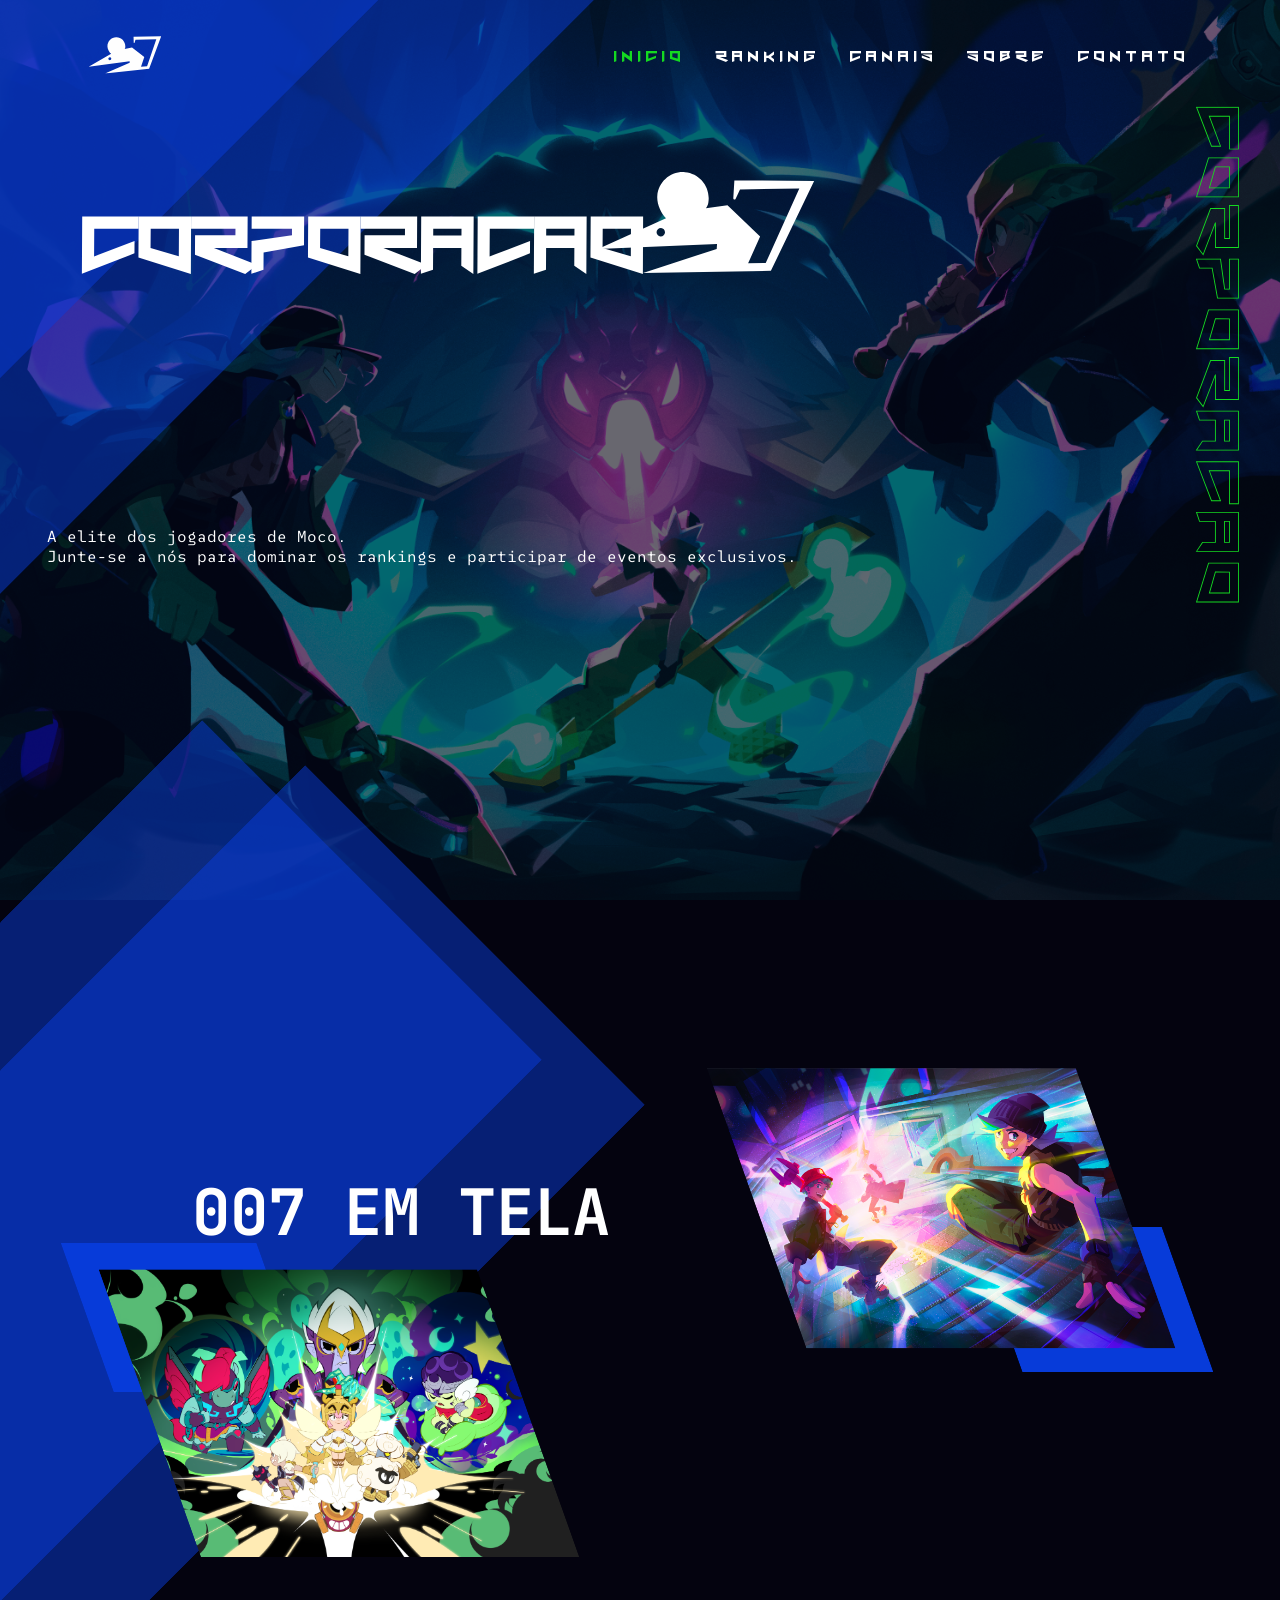
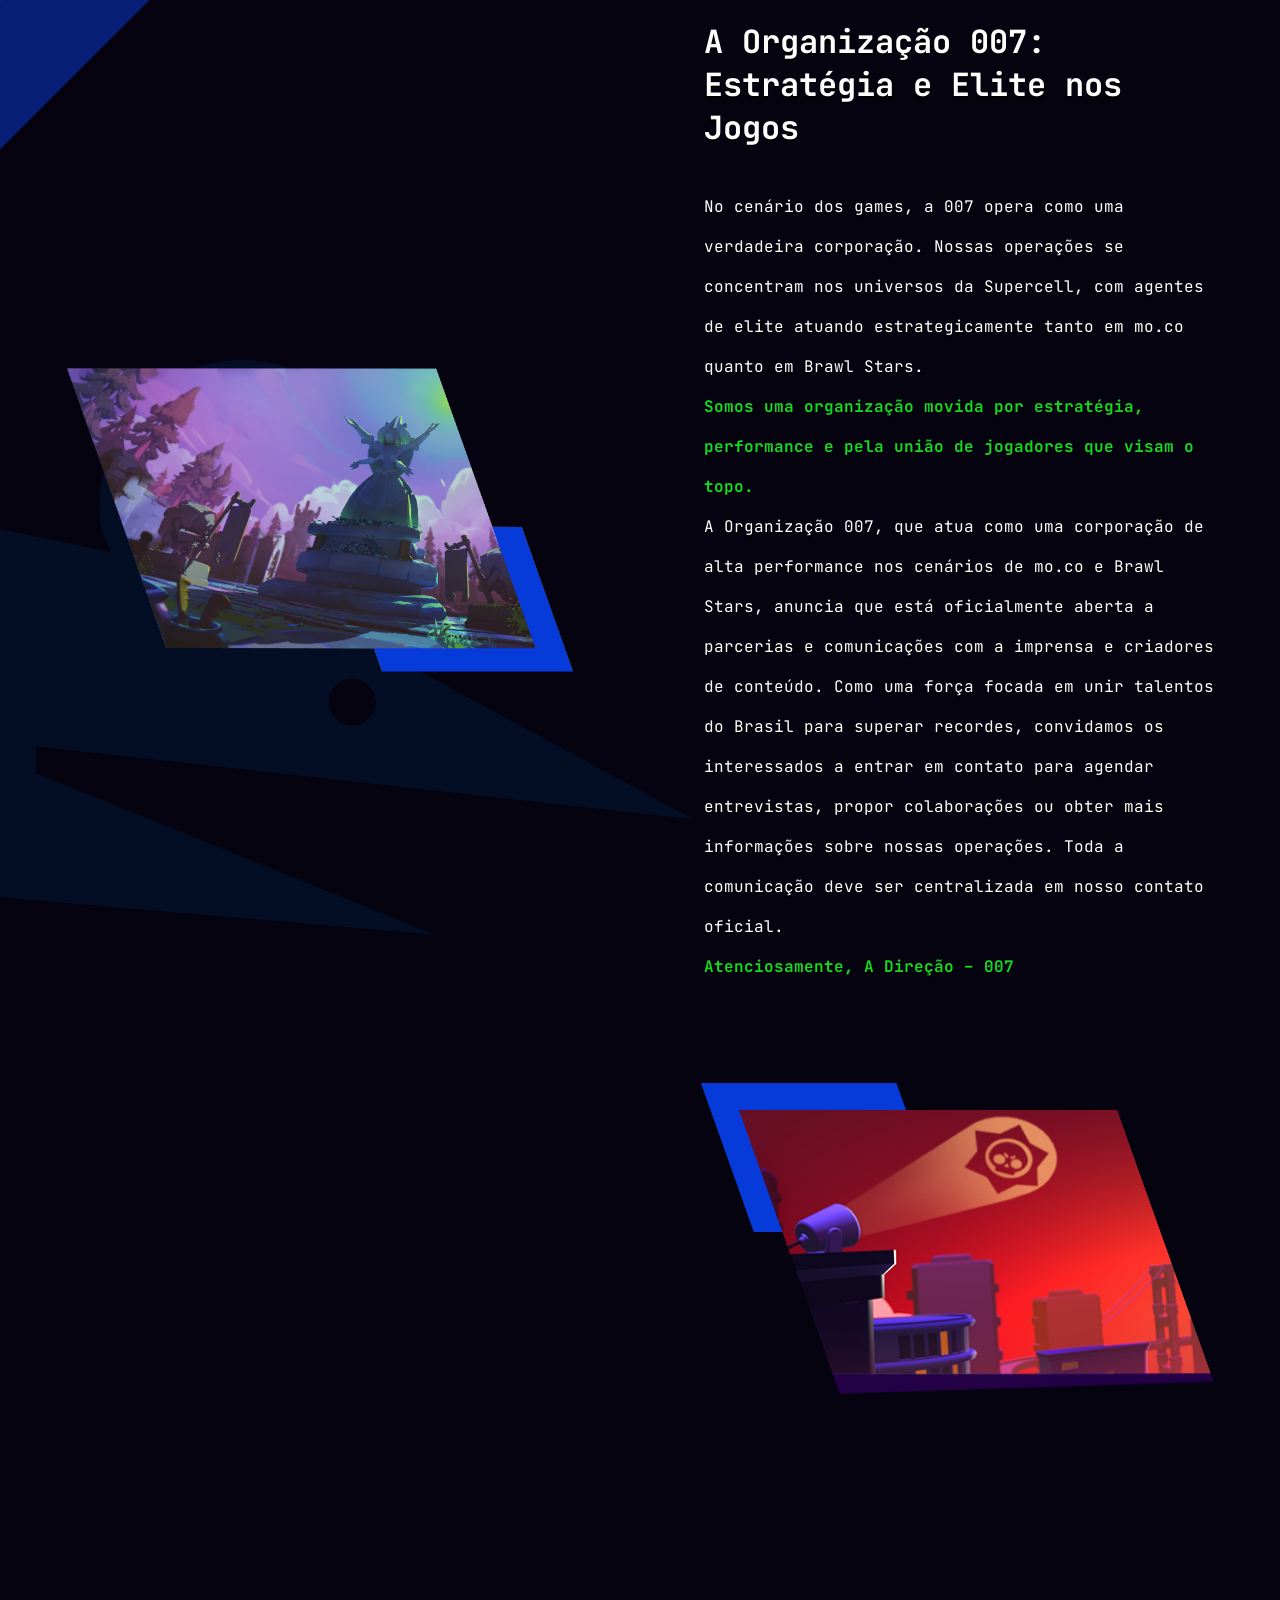
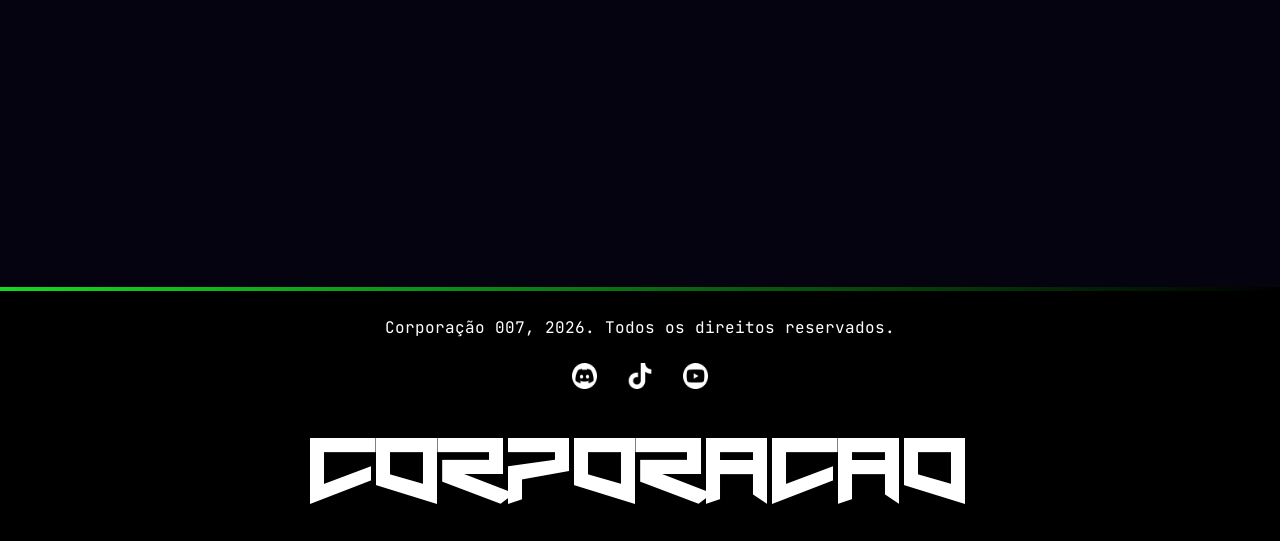
<file: index.html>
<!DOCTYPE html>
<html lang="pt-BR">
<head>
    <meta charset="UTF-8">
    <meta name="viewport" content="width=device-width, initial-scale=1.0">
    <title>007</title>
    <link rel="stylesheet" href="/styles/styles.css">
    <link rel="stylesheet" href="/styles/hamburguer.css">
    <link rel="icon" href="/image/FaviconBFavicon007.svg" type="image/svg" sizes="32x32">
</head>

<body>
    
    <header>
        <a href="/index.html"><img src="/image/2.svg" alt="Logo 007" class="logo-img"></a>

        <button class="hamburguer" id="hamburguer">
            <span></span>
            <span></span>
            <span></span>
        </button>

        <nav class="navegacao" id="navegacao">
            <a href="/index.html" class="ativo">Inicio</a>
            <a href="/html/ranking.html">Ranking</a>
            <a href="/html/canais.html">Canais</a>
            <a href="/html/sobre.html">Sobre</a>
            <a href="/html/contato.html">Contato</a>
        </nav>
    </header>

    <main>

        <section>

            <div class="inicio">
                <img src="/image/LogotypeW007.svg" id="logo007" alt="logo">
                <img src="/image/1.svg" id="logocorp" alt="logo2">
                <p id="descricao">
                    A elite dos jogadores de Moco. <br>
                    Junte-se a nós para dominar os rankings e participar de eventos exclusivos.
                </p>
                <img src="/image/moco_Key_Art_illustration_big_boss_3500x2100.png" id="backgroundmoco" alt="MocoBackground">
            </div>

            <div class="quadrados-container">
                <img src="/image/8.svg" id="quadrado1" alt="Elemento decorativo 1">
                <img src="/image/5.svg" id="quadrado2" alt="Elemento decorativo 2">
                <img src="/image/5.svg" id="quadrado3" alt="Elemento decorativo 3">
            </div>

            <div class="conteudo">
                
                <h1>007 EM TELA</h1>

                <img src="/image/23.svg" id="imagem-conteudo-5" alt="Elemento decorativo 8">
                <img src="/image/11.svg" id="imagem-conteudo-1" alt="Elemento decorativo 4">
                <img src="/image/10.svg" id="imagem-conteudo-2" alt="Elemento decorativo 5">
                <img src="/image/Sem Título-1.png" id="imagem-conteudo-3" alt="Elemento decorativo 6">
                <img src="/image/13.svg" id="imagem-conteudo-4" alt="Elemento decorativo 7">
                
                

                <h2>A Organização 007: Estratégia e Elite nos Jogos</h2>
                
                <p id="descricao">  
                    No cenário dos games, a 007 opera como uma verdadeira
                    corporação. Nossas operações se concentram nos universos da
                    Supercell, com agentes de elite atuando estrategicamente
                    tanto em mo.co quanto em Brawl Stars. <br>
                    <strong>Somos uma organização movida por estratégia,
                    performance e pela união de jogadores que visam o
                    topo.</strong> <br>
                    A Organização 007, que atua como uma corporação de alta
                    performance nos cenários de mo.co e Brawl Stars, anuncia que
                    está oficialmente aberta a parcerias e comunicações com a
                    imprensa e criadores de conteúdo.
                    Como uma força focada em unir talentos do Brasil para
                    superar recordes, convidamos os interessados a entrar em
                    contato para agendar entrevistas, propor colaborações ou
                    obter mais informações sobre nossas operações.
                    Toda a comunicação deve ser centralizada em nosso contato
                    oficial. <br>
                    <strong>Atenciosamente,
                    A Direção – 007</strong>
                </p>

            </div>

        </section>

    </main>


    <footer>

        <hr id="linhafooter">

        <p>Corporação 007, 2026. Todos os direitos reservados.</p>

        <div class="footericon">
            <a href="https://discord.gg/spt4akuG2p" target="_blank"><img src="/image/discord-circle.png" id="discordicon"></a>
            <a href="https://www.tiktok.com/@estelionatarios171?is_from_webapp=1&sender_device=pc" target="_blank"><img src="/image/tik-tok.png" id="tiktokicon"></a>
            <a href="https://youtube.com/@estelionatariosmoco?si=PN7zdE7ZmXBwqfsj" target="_blank"><img src="/image/youtube-circle.png" id="youtubeicon"></a>
            <p><span>CORPORACAO</span></p>
        </div>
        
    </footer>

    <script src="/scripts/hamburguer.js"></script>


</body>
</html>
</file>
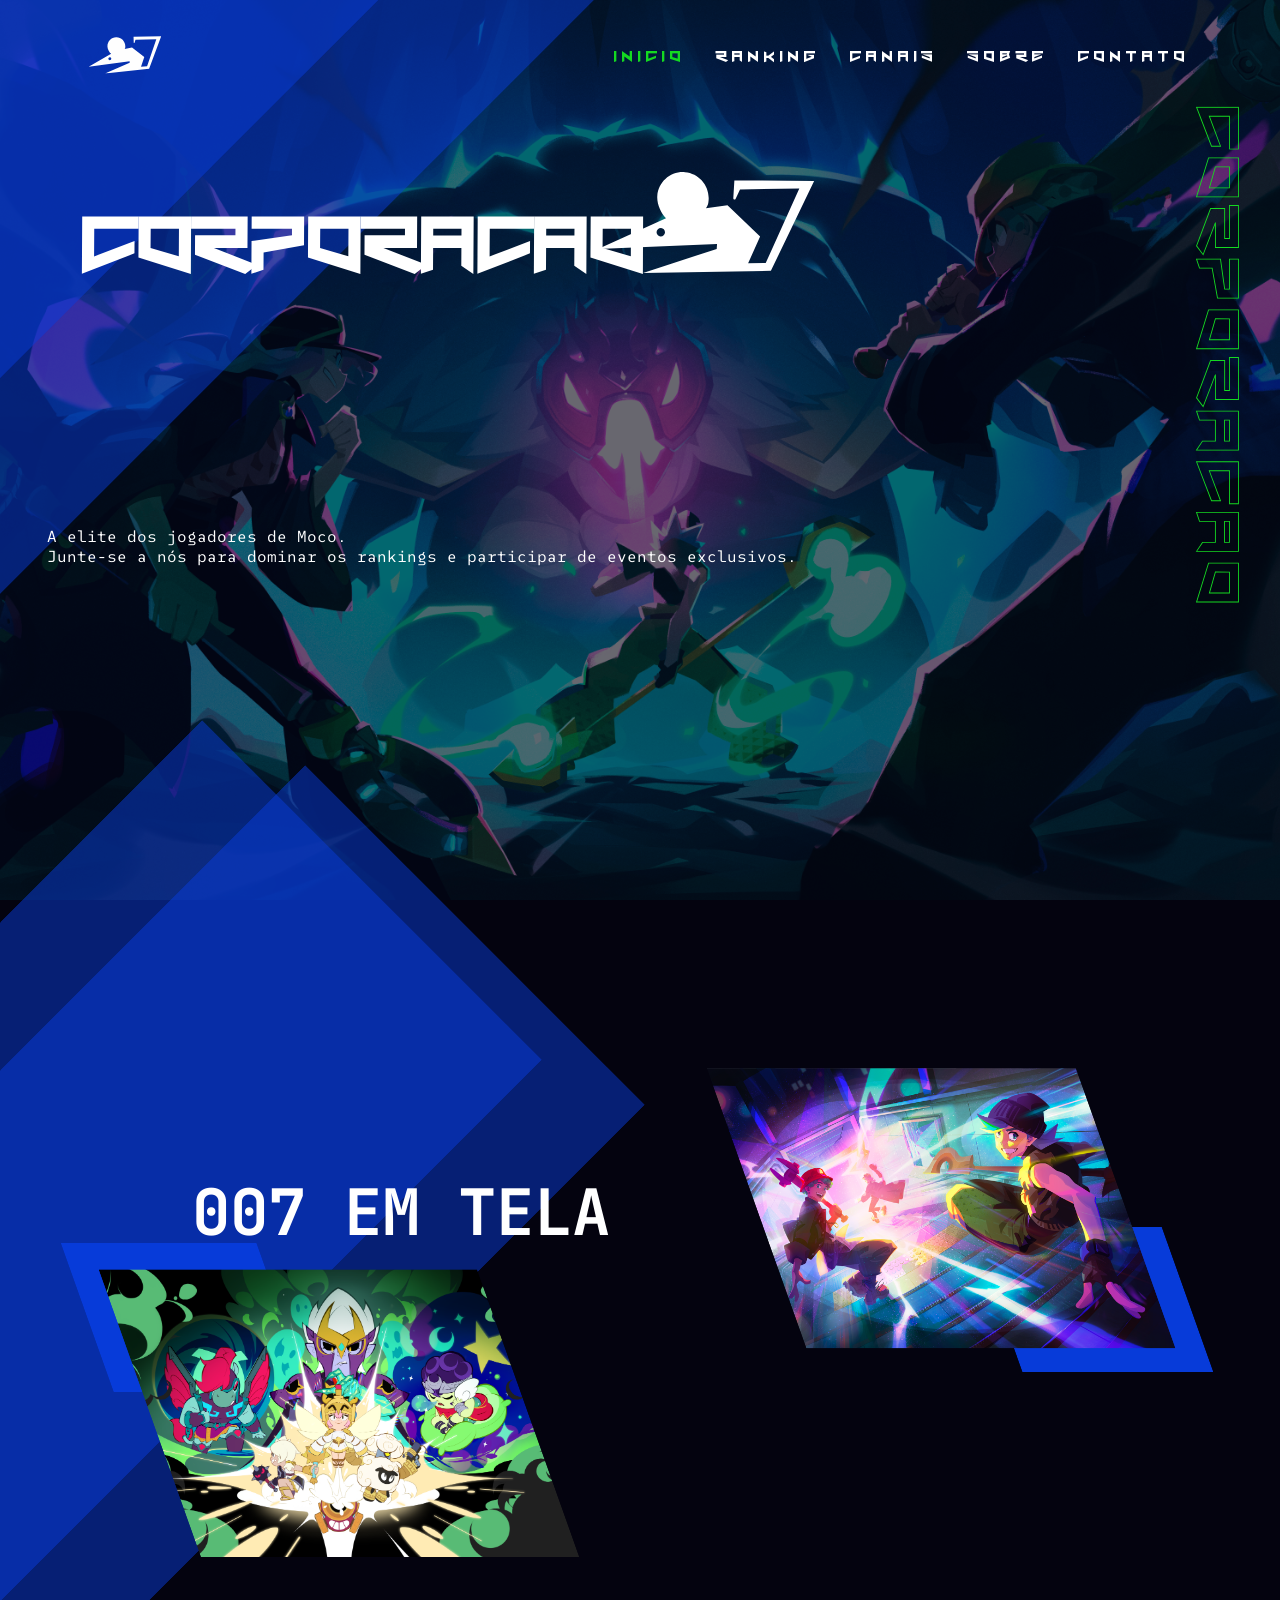
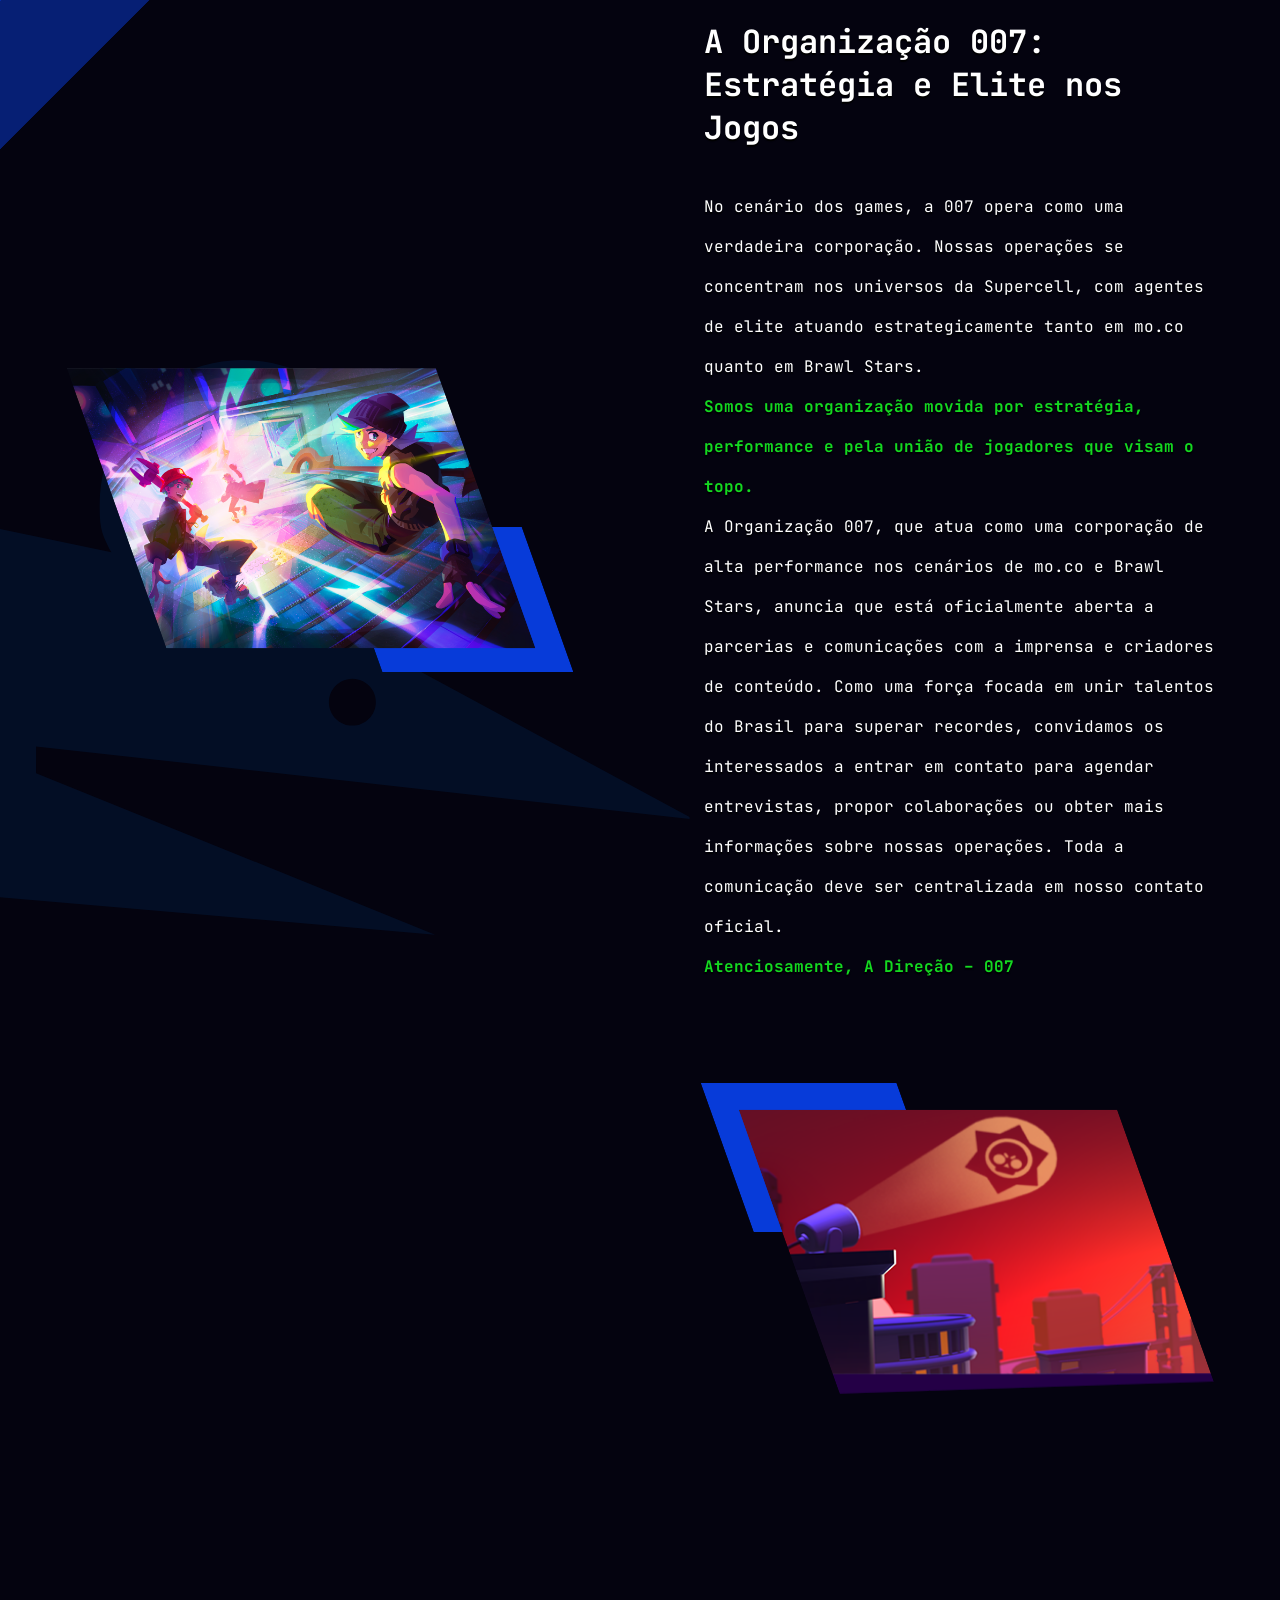
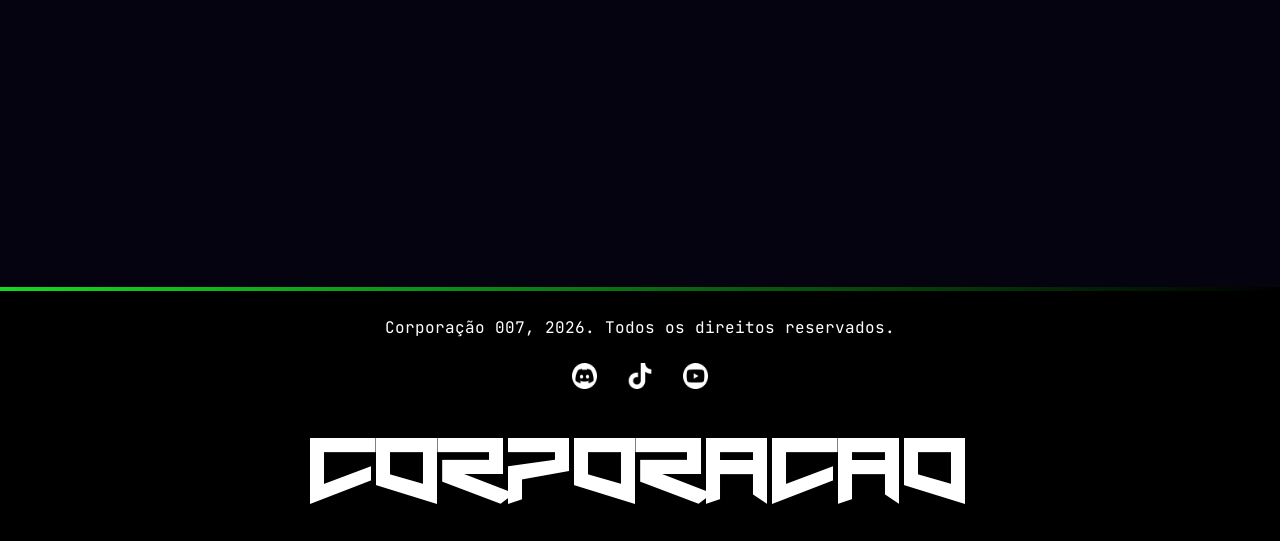
<file: html/index.html>
<!DOCTYPE html>
<html lang="pt-BR">
<head>
    <meta charset="UTF-8">
    <meta name="viewport" content="width=device-width, initial-scale=1.0">
    <title>007</title>
    <link rel="stylesheet" href="../styles/styles.css">
    <link rel="stylesheet" href="../styles/hamburguer.css">
    <link rel="icon" href="../image/FaviconBFavicon007.svg" type="image/svg" sizes="32x32">
</head>

<body>
    
    <header>
        <a href="index.html"><img src="../image/2.svg" alt="Logo 007" class="logo-img"></a>

        <button class="hamburguer" id="hamburguer">
            <span></span>
            <span></span>
            <span></span>
        </button>

        <nav class="navegacao" id="navegacao">
            <a href="index.html" class="ativo">Inicio</a>
            <a href="ranking.html">Ranking</a>
            <a href="canais.html">Canais</a>
            <a href="sobre.html">Sobre</a>
            <a href="contato.html">Contato</a>
        </nav>
    </header>

    <main>

        <section>

            <div class="inicio">
                <img src="../image/LogotypeW007.svg" id="logo007" alt="logo">
                <img src="../image/1.svg" id="logocorp" alt="logo2">
                <p id="descricao">
                    A elite dos jogadores de Moco. <br>
                    Junte-se a nós para dominar os rankings e participar de eventos exclusivos.
                </p>
                <img src="../image/moco_Key_Art_illustration_big_boss_3500x2100.png" id="backgroundmoco" alt="MocoBackground">
            </div>

            <div class="quadrados-container">
                <img src="../image/8.svg" id="quadrado1" alt="Elemento decorativo 1">
                <img src="../image/5.svg" id="quadrado2" alt="Elemento decorativo 2">
                <img src="../image/5.svg" id="quadrado3" alt="Elemento decorativo 3">
            </div>

            <div class="conteudo">
                
                <h1>007 EM TELA</h1>

                <img src="../image/23.svg" id="imagem-conteudo-5" alt="Elemento decorativo 8">
                <img src="../image/11.svg" id="imagem-conteudo-1" alt="Elemento decorativo 4">
                <img src="../image/10.svg" id="imagem-conteudo-2" alt="Elemento decorativo 5">
                <img src="../image/10.svg" id="imagem-conteudo-3" alt="Elemento decorativo 6">
                <img src="../image/13.svg" id="imagem-conteudo-4" alt="Elemento decorativo 7">
                

                <h2>A Organização 007: Estratégia e Elite nos Jogos</h2>
                
                <p id="descricao">  
                    No cenário dos games, a 007 opera como uma verdadeira
                    corporação. Nossas operações se concentram nos universos da
                    Supercell, com agentes de elite atuando estrategicamente
                    tanto em mo.co quanto em Brawl Stars. <br>
                    <strong>Somos uma organização movida por estratégia,
                    performance e pela união de jogadores que visam o
                    topo.</strong> <br>
                    A Organização 007, que atua como uma corporação de alta
                    performance nos cenários de mo.co e Brawl Stars, anuncia que
                    está oficialmente aberta a parcerias e comunicações com a
                    imprensa e criadores de conteúdo.
                    Como uma força focada em unir talentos do Brasil para
                    superar recordes, convidamos os interessados a entrar em
                    contato para agendar entrevistas, propor colaborações ou
                    obter mais informações sobre nossas operações.
                    Toda a comunicação deve ser centralizada em nosso contato
                    oficial. <br>
                    <strong>Atenciosamente,
                    A Direção – 007</strong>
                </p>

            </div>

        </section>

    </main>


    <footer>

        <hr id="linhafooter">

        <p>Corporação 007, 2026. Todos os direitos reservados.</p>

        <div class="footericon">
            <a href="https://discord.gg/spt4akuG2p" target="_blank"><img src="../image/discord-circle.png" id="discordicon"></a>
            <a href="https://www.tiktok.com/@estelionatarios171?is_from_webapp=1&sender_device=pc" target="_blank"><img src="../image/tik-tok.png" id="tiktokicon"></a>
            <a href="https://youtube.com/@estelionatariosmoco?si=PN7zdE7ZmXBwqfsj" target="_blank"><img src="../image/youtube-circle.png" id="youtubeicon"></a>
            <p><span>CORPORACAO</span></p>
        </div>
        
    </footer>

    <script src="../scripts/hamburguer.js"></script>


</body>
</html>
</file>
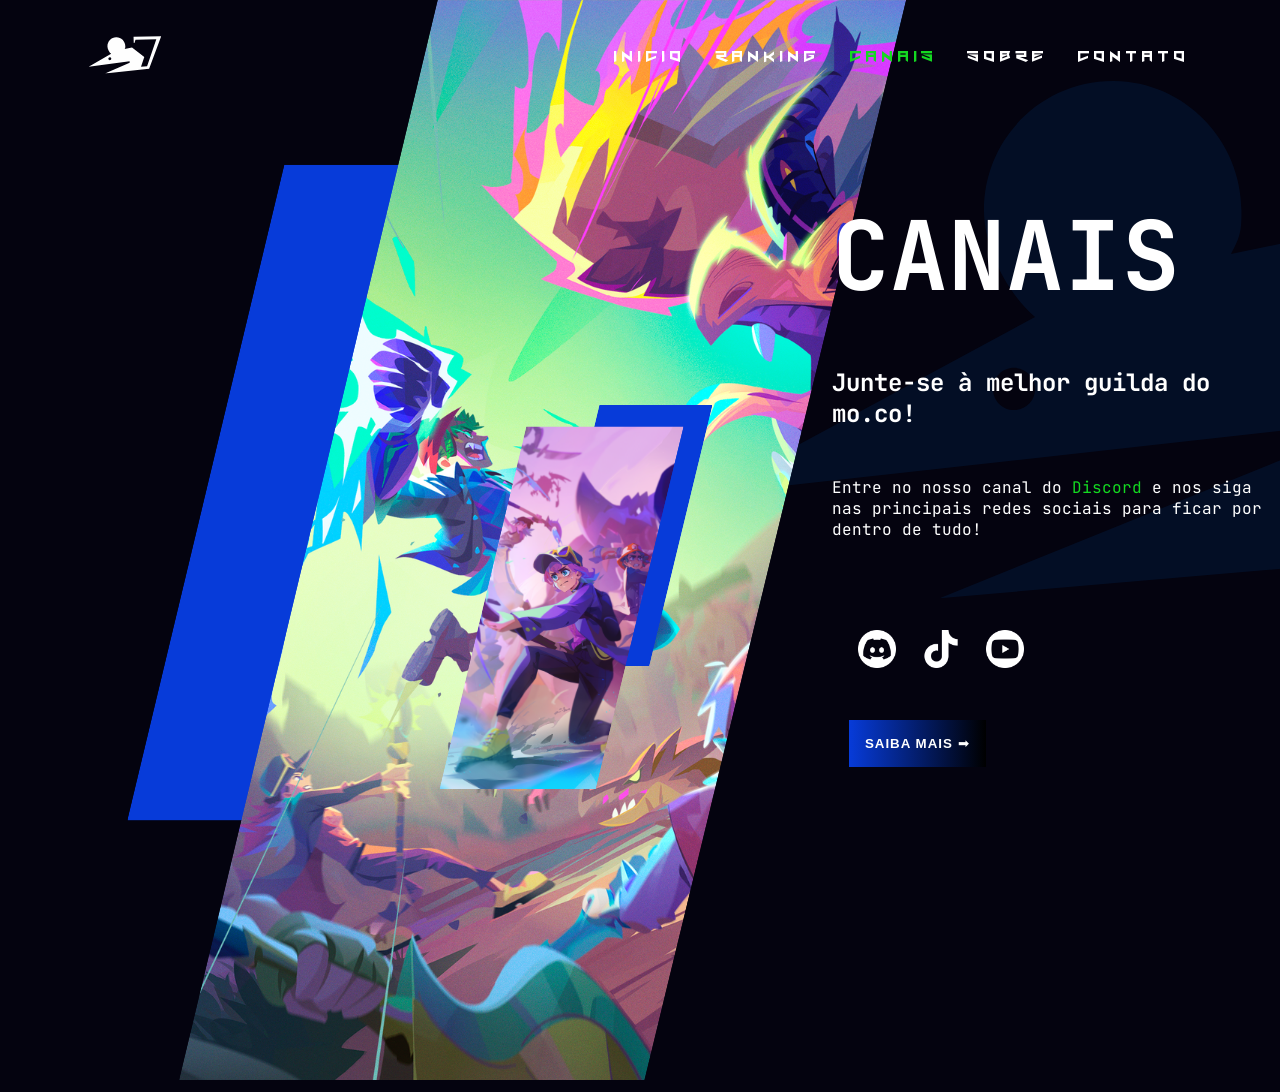
<file: html/canais.html>
<!DOCTYPE html>
<html lang="pt-BR">
<head>
    <meta charset="UTF-8">
    <meta name="viewport" content="width=device-width, initial-scale=1.0">
    <title>007</title>
    <link rel="stylesheet" href="../styles/styles.css">
    <link rel="stylesheet" href="../styles/hamburguer.css">
    <link rel="stylesheet" href="../styles/canais.css">
    <link rel="icon" href="../image/2.svg" type="image/svg" sizes="32x32">
</head>

<body>

    <header>

        <a href="/index.html"><img src="../image/2.svg" alt="Logo 007" class="logo-img"></a>
        
        <button class="hamburguer" id="hamburguer">
            <span></span>
            <span></span>
            <span></span>
        </button>


        <nav class="navegacao" id="navegacao">
            <a href="/index.html">Inicio</a>
            <a href="ranking.html">Ranking</a>
            <a href="canais.html" class="ativo">Canais</a>
            <a href="sobre.html">Sobre</a>
            <a href="contato.html">Contato</a>
        </nav>
    </header>

    <main>

        <section class="canais">

            <img src="../image/23.svg" class="imgsobre2" alt="Imagem decorativa sobre">
            <img src="../image/20.svg" id="img1">
            <img src="../image/21.svg" id="img2">
            <a href="https://discord.gg/spt4akuG2p" target="_blank"><img src="../image/discord-circle.png" id="ddd"></a>
            <a href="https://www.tiktok.com/@estelionatarios171?is_from_webapp=1&sender_device=pc" target="_blank"><img src="../image/tik-tok.png" id="ttt"></a>
            <a href="https://youtube.com/@estelionatariosmoco?si=PN7zdE7ZmXBwqfsj" target="_blank"><img src="../image/youtube-circle.png" id="yyy"></a>
            <a href="sobre.html"><button id="botao"><span>SAIBA MAIS  &#10143;</span></button></a>
            <h1>CANAIS</h1>
            <h2>Junte-se à melhor guilda do mo.co!</h2>
            <p> Entre no nosso canal do <span id="dddgreen">Discord</span> e nos siga nas
            principais redes sociais para ficar por dentro
            de tudo!</p>
            
            

        </section>

    </main>

    <script src="../scripts/hamburguer.js"></script>


</body>
</html>
</file>
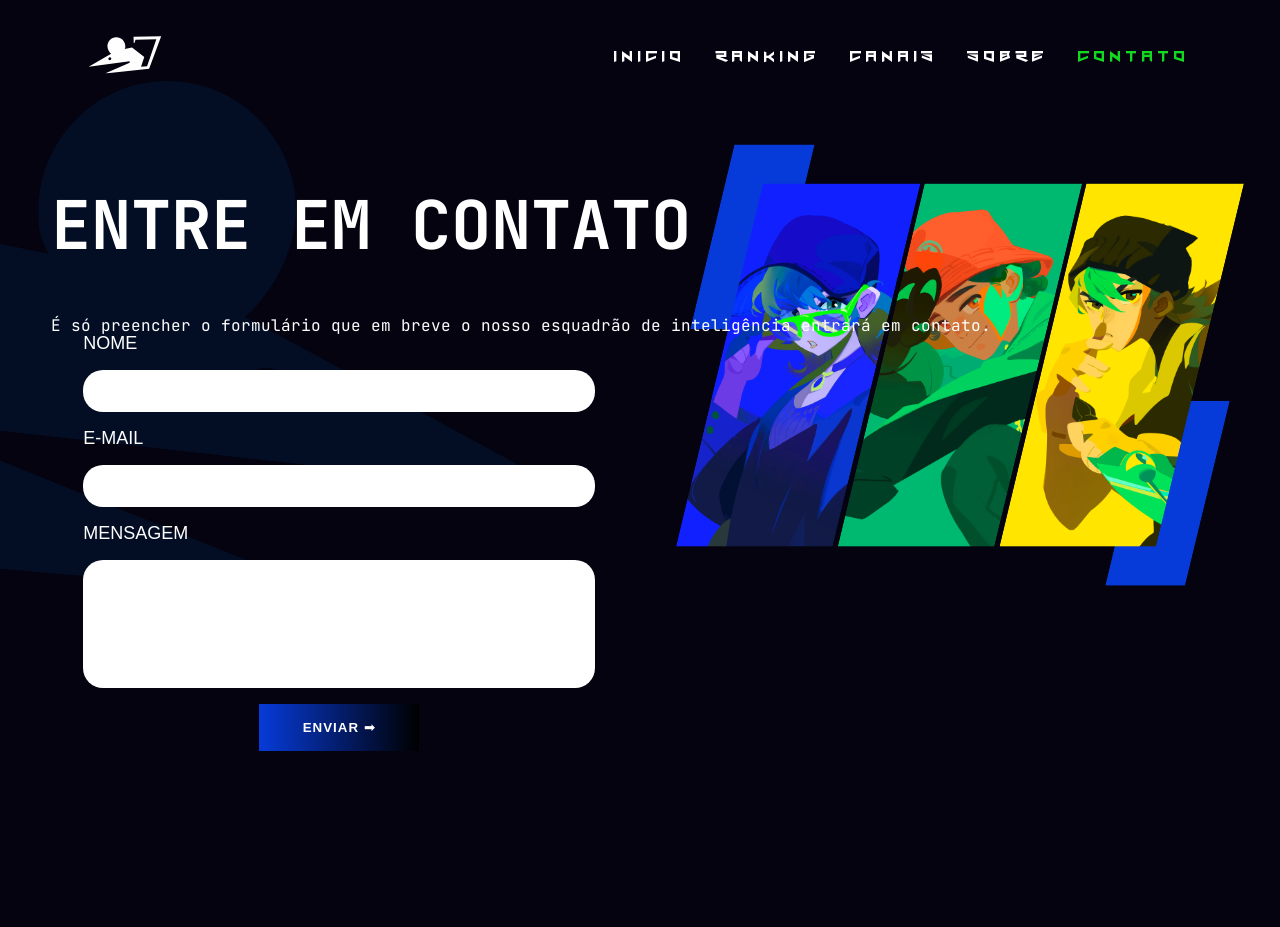
<file: html/contato.html>
<!DOCTYPE html>
<html lang="pt-BR">
<head>
    <meta charset="UTF-8">
    <meta name="viewport" content="width=device-width, initial-scale=1.0">
    <title>007</title>
    <link rel="stylesheet" href="../styles/styles.css">
    <link rel="stylesheet" href="../styles/hamburguer.css">
    <link rel="stylesheet" href="../styles/contato.css">
    <link rel="icon" href="../image/FaviconBFavicon007.svg" type="image/svg" sizes="32x32">

</head>

<body>

    <header>

        <a href="/index.html"><img src="../image/2.svg" alt="Logo 007" class="logo-img"></a>
        
        <button class="hamburguer" id="hamburguer">
            <span></span>
            <span></span>
            <span></span>
        </button>


        <nav class="navegacao" id="navegacao">
            <a href="/index.html">Inicio</a>
            <a href="ranking.html">Ranking</a>
            <a href="canais.html">Canais</a>
            <a href="sobre.html">Sobre</a>
            <a href="contato.html" class="ativo">Contato</a>
        </nav>
    </header>

    <main>
        <div class="conteudo">
            <h1>ENTRE EM CONTATO</h1>
            <p> É só preencher o formulário que em breve o nosso esquadrão de inteligência entrará em contato. </p>
        </div>

        <form action="https://formsubmit.co/brenofortesdealmeida@hotmail.com" method="POST" class="formulario">

            <label for="name">NOME</label>
            <input type="text" name="name" id="name" required>
            <label for="email">E-MAIL</label>
            <input type="email" name="email" id="email" required>
            <label for="message">MENSAGEM</label>
            <textarea name="message" id="message" id="message" required></textarea>
            <button type="submit"><span>ENVIAR &#10143;</span></button>
            <input type="hidden" name="_next" value="http://127.0.0.1:5501/html/obrigado.html">   
        </form>
            <img src="../image/23.svg" class="imgsobre2" alt="Imagem decorativa sobre">
            <img src="../image/28.svg" class="imgcontato">
        
    </main>

    

    <script src="../scripts/hamburguer.js"></script>


</body>
</html>
</file>
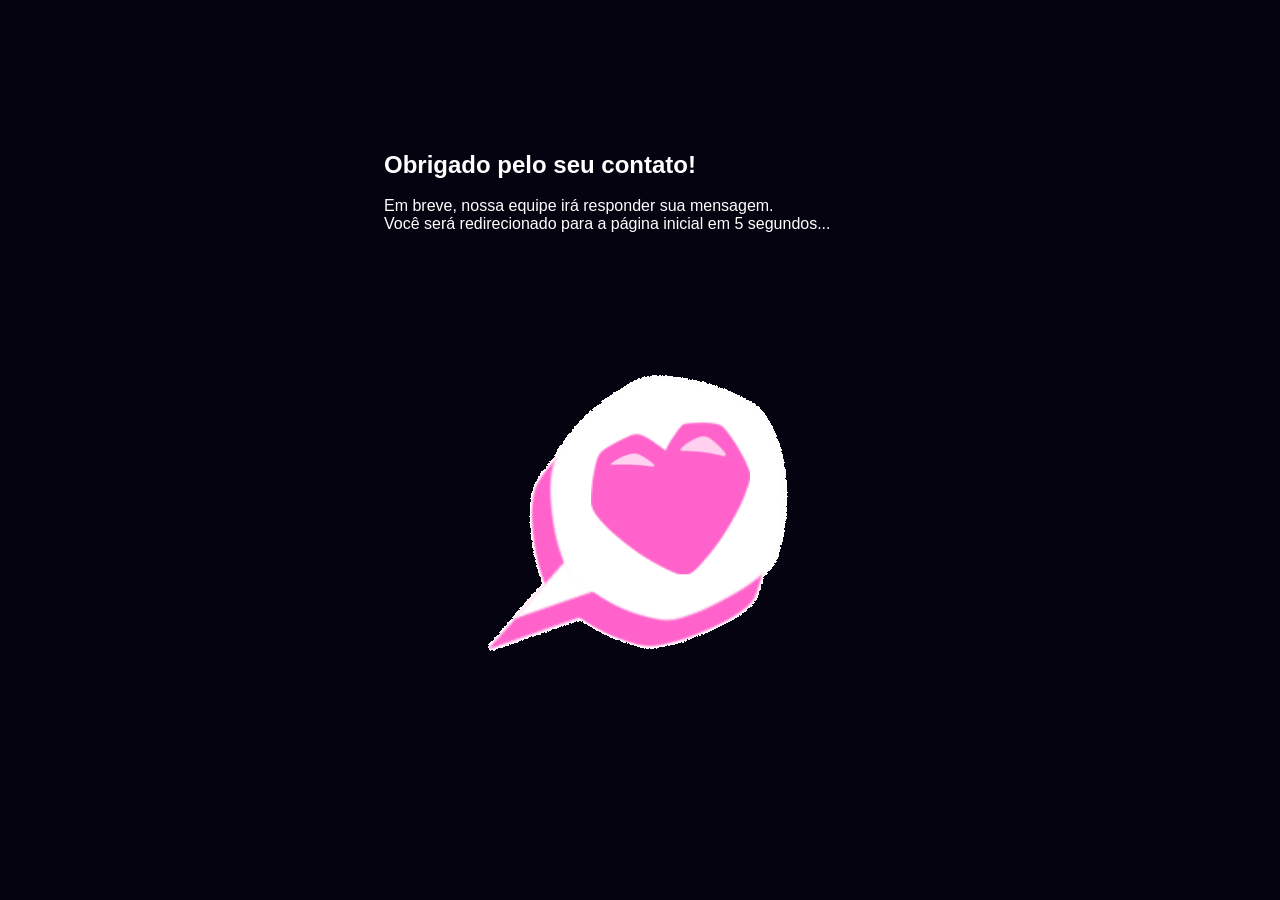
<file: html/obrigado.html>
<!DOCTYPE html>
<html lang="pt-BR">
<head>
    <meta charset="UTF-8">
    <meta name="viewport" content="width=device-width, initial-scale=1.0">
    <title>007</title>
    <link rel="stylesheet" href="../styles/styles.css ">
    <link rel="stylesheet" href="../styles/obrigado.css ">
    <link rel="icon" href="../image/FaviconBFavicon007.svg" type="image/svg" sizes="32x32">
</head>

<body>

    <main>
        <section class="obrigado-mensagem">
            <h1>Obrigado pelo seu contato!</h1><br>
            <p>Em breve, nossa equipe irá responder sua mensagem.</p>
            <p>Você será redirecionado para a página inicial em 5 segundos...</p>
            <img src="../image/Emoji_heart.gif" alt="Obrigado">
        </section>
    </main>

    <script>
        setTimeout(function() {
            window.location.href = "https://brenln-007-site.vercel.app/index.html";
        }, 5000);
    </script>

</body>
</html>
</file>
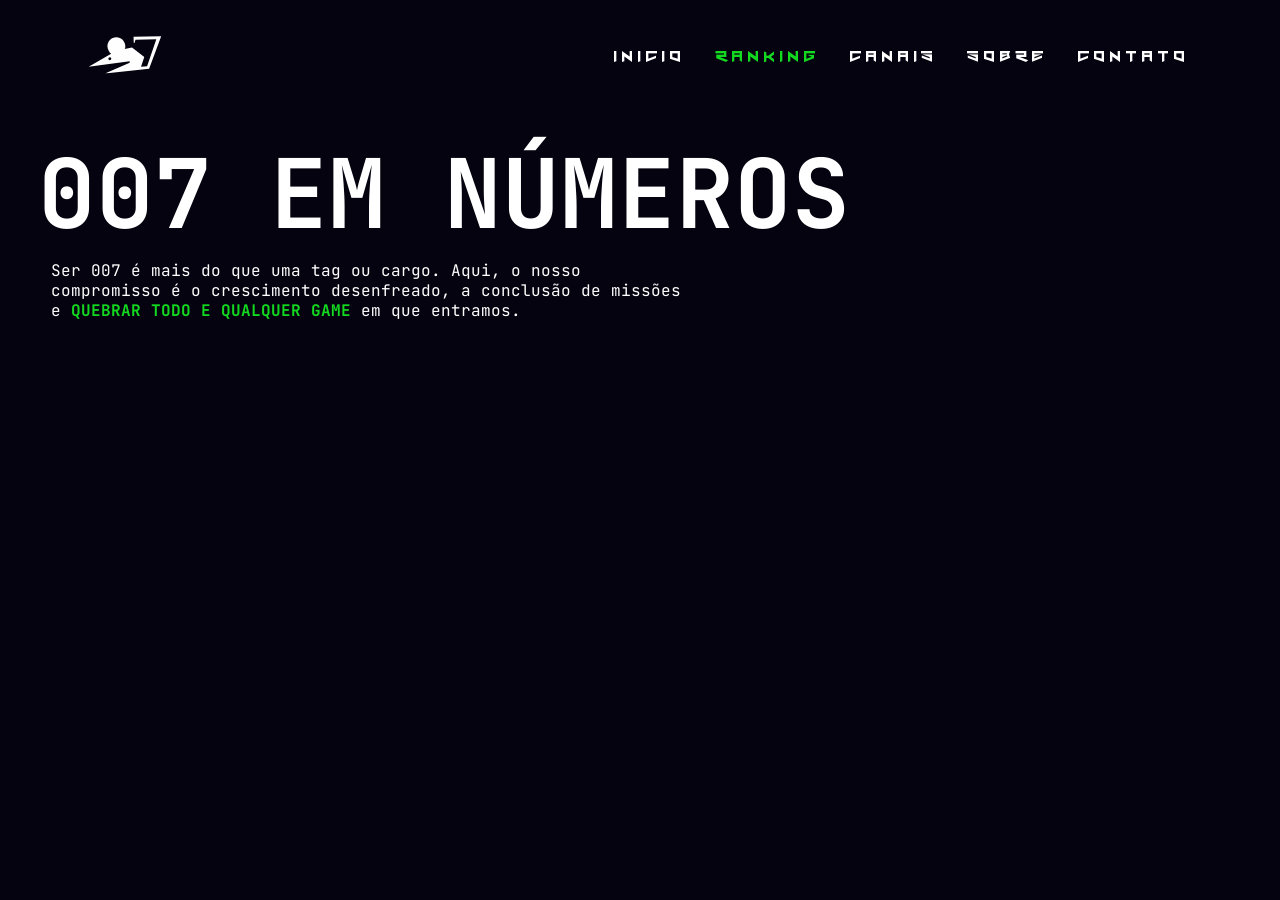
<file: html/ranking.html>
<!DOCTYPE html>
<html lang="pt-BR">
<head>
    <meta charset="UTF-8">
    <meta name="viewport" content="width=device-width, initial-scale=1.0">
    <title>007</title>
    <link rel="stylesheet" href="../styles/styles.css">
    <link rel="stylesheet" href="../styles/hamburguer.css">
    <link rel="stylesheet" href="../styles/grafico.css">
    <link rel="icon" href="../image/FaviconBFavicon007.svg" type="image/svg" sizes="32x32">
</head>

<body>

    <header>

        <a href="/index.html"><img src="../image/2.svg" alt="Logo 007" class="logo-img"></a>
        
        <button class="hamburguer" id="hamburguer">
            <span></span>
            <span></span>
            <span></span>
        </button>


        <nav class="navegacao" id="navegacao">
            <a href="/index.html">Inicio</a>
            <a href="ranking.html" class="ativo">Ranking</a>
            <a href="canais.html">Canais</a>
            <a href="sobre.html">Sobre</a>
            <a href="contato.html">Contato</a>
        </nav>
    </header>

    <main>

        <section class="ranking">
            <iframe id="g1" width="655" height="377" seamless frameborder="0" scrolling="no" src="https://docs.google.com/spreadsheets/d/e/2PACX-1vR0mptdGn9-wm8wjgcFwL-S8HLGY2B4et3zuOnDWswe2tAELe7fKEAQhKa07WsUkk3QglxN4TD_SZcW/pubchart?oid=513221061&amp;format=interactive"></iframe>
            <iframe id="g2" width="655" height="377" seamless frameborder="0" scrolling="no" src="https://docs.google.com/spreadsheets/d/e/2PACX-1vR0mptdGn9-wm8wjgcFwL-S8HLGY2B4et3zuOnDWswe2tAELe7fKEAQhKa07WsUkk3QglxN4TD_SZcW/pubchart?oid=1067995768&amp;format=interactive"></iframe>
            <!-- Elfsight Number Counter | Untitled Number Counter -->
            <script src="https://elfsightcdn.com/platform.js" async></script>
            <div class="elfsight-app-b8608f04-26d7-41c3-be4c-0fd9507f459a" data-elfsight-app-lazy></div>
        </section>

        <section class="titulo">
            <h1>007 EM NÚMEROS</h1>
            <p id="p1">Ser 007 é mais do que uma tag ou cargo. Aqui, o nosso</p><br>
            <p id="p2">compromisso é o crescimento desenfreado, a conclusão de missões</p>
            <p id="p3">e <strong><span class="cor">QUEBRAR TODO E QUALQUER GAME</span></strong> em que entramos.</p>
        </section>

    </main>

    <script src="../scripts/hamburguer.js"></script>


</body>
</html>
</file>
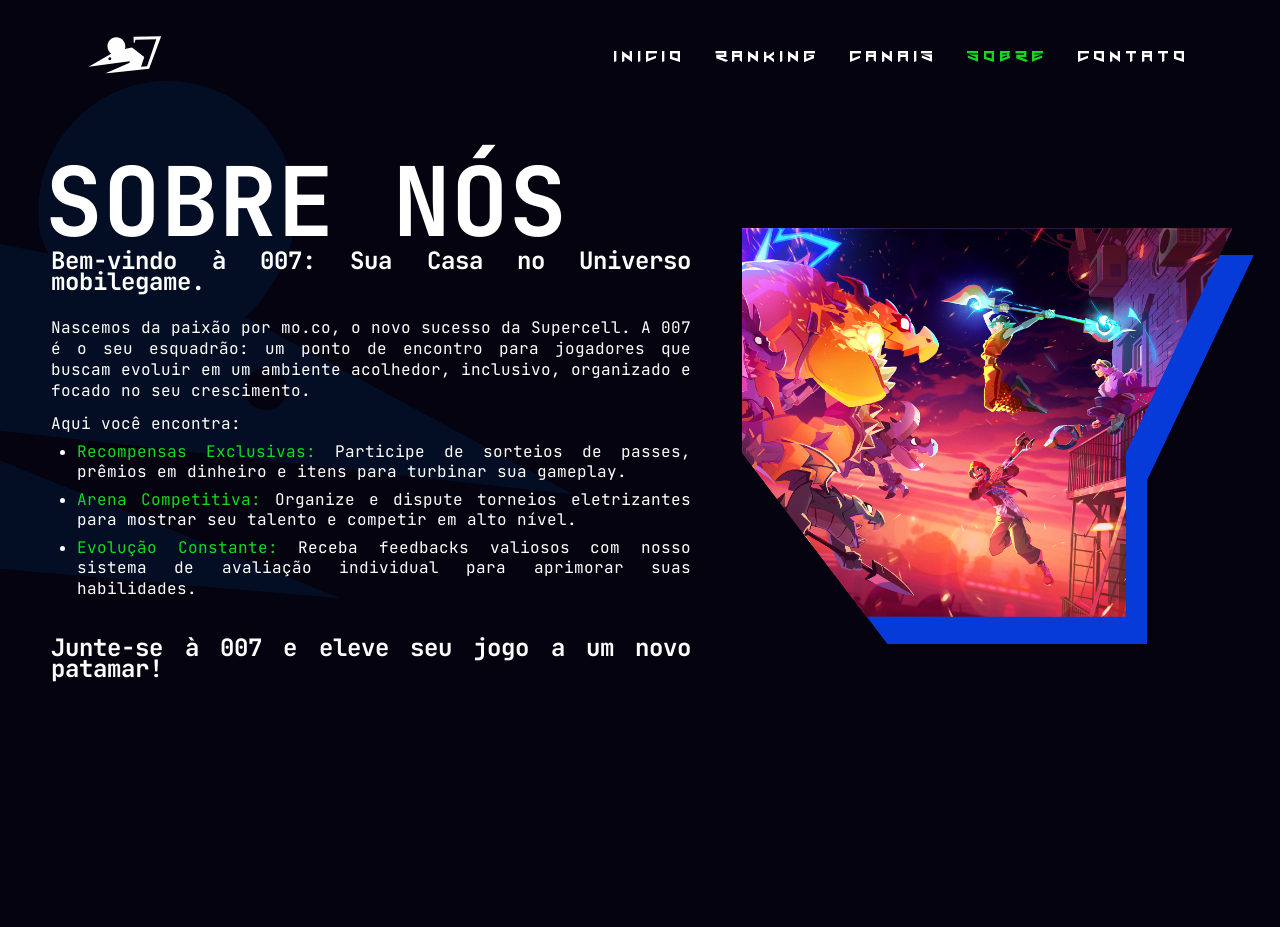
<file: html/sobre.html>
<!DOCTYPE html>
<html lang="pt-BR">
<head>
    <meta charset="UTF-8">
    <meta name="viewport" content="width=device-width, initial-scale=1.0">
    <title>007</title>
    <link rel="stylesheet" href="../styles/styles.css">
    <link rel="stylesheet" href="../styles/hamburguer.css">
    <link rel="stylesheet" href="../styles/sobre.css">
    <link rel="icon" href="../image/FaviconBFavicon007.svg" type="image/svg" sizes="32x32">
</head>

<body>

    <header>

        <a href="/index.html"><img src="../image/2.svg" alt="Logo 007" class="logo-img"></a>
        
        <button class="hamburguer" id="hamburguer">
            <span></span>
            <span></span>
            <span></span>
        </button>


        <nav class="navegacao" id="navegacao">
            <a href="/index.html">Inicio</a>
            <a href="ranking.html">Ranking</a>
            <a href="canais.html">Canais</a>
            <a href="sobre.html"  class="ativo">Sobre</a>
            <a href="contato.html">Contato</a>
        </nav>
    </header>

    <main>

        <section class="sobre">

            <img src="../image/23.svg" id="imgsobre2" alt="Imagem decorativa sobre">

            <img src="../image/24.svg" id="imgsobre" alt="Imagem decorativa sobre">

            <div class="textosobre">
                <h1>SOBRE NÓS</h1>
                <h2>Bem-vindo à 007: Sua Casa no Universo mobilegame.</h2>
                <p>Nascemos da paixão por mo.co, o novo sucesso da Supercell. A 007 é o seu
                esquadrão: um ponto de encontro para jogadores que buscam evoluir em um
                ambiente acolhedor, inclusivo, organizado e focado no seu crescimento.</p>
                <ul>Aqui você encontra:
                    <li><span class="destaque">Recompensas Exclusivas:</span> Participe de sorteios de passes, prêmios em dinheiro e itens para turbinar sua gameplay.</li>
                    <li><span class="destaque">Arena Competitiva:</span> Organize e dispute torneios eletrizantes para mostrar seu talento e competir em alto nível.</li>
                    <li><span class="destaque">Evolução Constante:</span> Receba feedbacks valiosos com nosso sistema de avaliação individual para aprimorar suas habilidades.</li>
                </ul>
                <h2>Junte-se à 007 e eleve seu jogo a um novo patamar!</h2>
            </div>
                

        </section>

    </main>
    
    <script src="../scripts/hamburguer.js"></script>


</body>
</html>
</file>
<file: styles/styles.css>
@import url('https://fonts.googleapis.com/css2?family=Megrim&family=SUSE+Mono:ital,wght@0,100..800;1,100..800&display=swap');
@import url('https://fonts.googleapis.com/css2?family=JetBrains+Mono:ital,wght@0,100..800;1,100..800&display=swap');
@font-face {
    font-family: 'Nero';
    src:url('../fonts/Nero.otf') format('opentype');
    font-weight: normal;
    font-style: normal;
}

* {
    margin: 0;
    padding: 0;
    box-sizing: border-box;
    font-family: Arial, Helvetica, sans-serif;
    color: white;
}

body {
    background-color: #04030f;
    min-height: 100vh;
    overflow-x: hidden;
    display: flex;
    flex-direction: column;
}

header {
    position: absolute;
    top: 0;
    left: 0;
    width: 100%;
    padding: 10px 80px;
    display: flex;
    justify-content: space-between;
    align-items: center;
    z-index: 2;
}

header a {
    text-decoration: none;
}

.logo-img {
    width: 90px;
    height: auto;
    filter: invert(1);
    pointer-events: none;
}

.navegacao a {
    padding: 6px 10px;
    border-radius: 10px;
    margin: 0 10px;
    text-decoration: none;
    font-weight: 100;
    font-family: 'Nero', sans-serif;
    letter-spacing: 5px;

}

.navegacao a:hover{
    font-weight: bold;
    letter-spacing: 7px;
    color: #073BD9;
    transition: all 0.3s ease;
}

.navegacao .ativo{
    color: #14D921;
}

.inicio {
    position: relative;
    width: 100%;
    min-height: 100vh;
    display: flex;
    justify-content: center;
    align-items: center;
    flex-direction: column;
    overflow: hidden;
}

#backgroundmoco {
    position: absolute; 
    width: 100%;       
    min-height: 100vh; 
    object-fit: cover; 
    object-position: center;
    opacity: 0.4;
    pointer-events: none;
    z-index: -1;
}.inicio > *:not(#backgroundmoco) {
    position: relative;
    z-index: 1;
}

.inicio img#logo007 {
    position: absolute;
    top: -25%;
    left: 0%;
    width: 70%;
    pointer-events: none;
    filter: invert(1);
}.inicio img#logocorp{
    position: absolute;
    width: 50%;
    right: -20%;
    top: 5%;
    pointer-events: none;
}#descricao {
    font-family: "SUSE Mono", monospace;
    position: relative;
    font-size: 1rem;
    margin-top: 10%;
    margin-right: 50%;
}
.quadrados-container {
    position: relative;
    width: 100%;
    height: 100vh;
    pointer-events: none;
}#quadrado1{
    position: absolute;
    width: 100%;
    top: -100%;
    margin-left: 0%;
}#quadrado2{
    position: absolute;
    top: -20%;
    margin-left: -25%;
}#quadrado3{
    position: absolute;
    top: -15%;
    margin-left: -18%;
}

.conteudo{
    pointer-events: none;
}
.conteudo h1{
    position: absolute;
    font-family: "JetBrains Mono", monospace;
    font-size: 5rem;
    left: 15%;
    top: 130%;
}#imagem-conteudo-1{
    position: absolute;
    top: 120%;
}#imagem-conteudo-2{
    position: absolute;
    top: 100%;
    right: 0%;
}#imagem-conteudo-3{
    position: absolute;
    top: 180%;
}#imagem-conteudo-4{
    position: absolute;
    top: 240%;
    right: 0%;
}#imagem-conteudo-5{
    position: absolute;
    transform: scaleX(-1);
    top: 180%;
    width: 100%;
    left: -40%;
    overflow: hidden;
    z-index: 0;
}

.conteudo  h2 {
    position: absolute;
    font-family: "JetBrains Mono", monospace;
    left: 55%;
    max-width: 40%;
    text-shadow: #000000 0px 2px 1px;
    top: 190%;
}

.conteudo #descricao{
    font-size: 1rem;
    position: absolute;
    font-family: "JetBrains Mono", monospace;
    position: relative;
    left: 55%;
    max-width: 40%;
    line-height: 2.5;
    margin-top: -1%;
    text-shadow: #000000 0px 2px 1px;
}.conteudo strong{
    color: #14D921;
    font-family: "JetBrains Mono", monospace;
}

footer{
    margin-top: 100vh; 
    margin-top: 100dvh; 
    text-align: center;
    background-color: #000000;
} footer p{
    font-family: "JetBrains Mono", monospace;
    margin-top: 2%;
    margin-bottom: 1%;
} footer span{
    font-family: 'Nero', sans-serif;
    font-size: 6rem;
    pointer-events: none;
}
#linhafooter{
    padding: 2px;
    background: linear-gradient(to right, #14D921 0%, #000000 100%);
    border: none;
}

.footericon img{
    filter: invert(1);
    width: 2%;
    margin-top: 2%;
    margin: 1%;
    margin-bottom: 0%;
}

@media (max-width: 1600px){
    .navegacao a {
    margin: 0 0px;
    }

    #descricao {
    font-size: 1rem;
    margin-top: 15%;
    margin-right: 34%;
    }
    .inicio img#logocorp{
    top: 4%;
    }
    #quadrado1{
    position: absolute;
    width: 90%;
    top: -100%;
    margin-left: 0%;
    }
    #quadrado2{
        position: absolute;
        top: -20%;
        margin-left: -36%;
    }
    #quadrado3{
        position: absolute;
        top: -13%;
        margin-left: -28%;
    }
    .conteudo h2 {
        font-size: 2rem;
        top: 180%;
    }   
    .conteudo img{
        width: 50%;
    }
    .conteudo h1{
    font-size: 4rem;
    }
    #imagem-conteudo-3{
    top: 200%
    }
    #imagem-conteudo-4{
        top: 260%;
    }
    #imagem-conteudo-5{
        top: 160%;
    }

}

@media (max-width: 1400px) {
    .navegacao a {
    margin: 0 0px;
    }

    #descricao {
    font-size: 1rem;
    margin-top: 15%;
    margin-right: 34%;
    }
    .inicio img#logocorp{
    top: 4%;
    }
    #quadrado1{
    position: absolute;
    width: 90%;
    top: -100%;
    margin-left: 0%;
    }
    #quadrado2{
        position: absolute;
        top: -20%;
        margin-left: -42%;
    }
    #quadrado3{
        position: absolute;
        top: -15%;
        margin-left: -34%;
    }
    .conteudo h2 {
        font-size: 2rem;
        top: 180%;
    }   
    .conteudo img{
        width: 50%;
    }
    .conteudo h1{
    font-size: 4rem;
    }
    #imagem-conteudo-3{
    top: 200%
    }
    #imagem-conteudo-4{
        top: 280%;
    }
    #imagem-conteudo-5{
        top: 180%;
    }

}

@media (max-width: 1200px) {
    .navegacao a {
    margin: 0 0px;
    }

    .inicio img#logo007 {
        position: absolute;
        top: -16%;
        left: -2%;
        pointer-events: none;
        filter: invert(1);
        width: 80%;
    }
    .inicio #descricao {
    margin-top: 12%;
    margin-left: 5%;
    }
    .inicio img#logocorp{
    top: 15%;
    }
    #quadrado1{
    position: absolute;
    width: 100%;
    top: -100%;
    margin-left: 0%;
    }
    #quadrado2{
        position: absolute;
        top: -20%;
        margin-left: -66%;
    }
    #quadrado3{
        position: absolute;
        top: -16%;
        margin-left: -58%;
    }
    .conteudo h2 {
        font-size: 1.8rem;
        top: 180%;
    }   
    .conteudo img{
        width: 50%;
    }
    .conteudo h1{
    font-size: 3.8rem;
    }
    #imagem-conteudo-1{
        top: 135%;
    }
    #imagem-conteudo-2{
        top: 115%;
    }
    #imagem-conteudo-3{
        top: 200%
    }
    #imagem-conteudo-4{
        top: 315%;
    }
    #imagem-conteudo-5{
        top: 180%;
        width: 80%;
    }


}

@media (max-width: 992px) {
 * {
    max-width: 100vw;
  }

  body {
    overflow-x: hidden;
  }
  
  #backgroundmoco {
    position: absolute;
    top: 0;
    left: 0;
    width: 100%;
    height: 100%;
    object-fit: cover;
    object-position: 50% 50%;
    min-width: 100%;
    min-height: 100%;
  }

  .inicio img#logo007 {
    position: absolute;
    margin-top: 10%;
    width: 80%;
  }

  .inicio img#logocorp {
    position: absolute;
    top: 15%;
    width: 70%;
    right: -30%;
  }

  .inicio #descricao {
    position: relative;
    margin-left: 15%;
    margin-top: 10%;
    width: 70%;
    text-align: left;
    font-size: 0.9rem;
  }

  .inicio img#quadrado1 {
    position: absolute;
    width: 120%;
    margin-left: 0%;
    top: -100%;
  }

  #quadrado2 {
    position: absolute;
    width: 80%;
    left: 20%;
  }

  #quadrado3 {
    position: absolute;
    width: 80%;
    left: 25%;
  }

  .conteudo h1 {
    position: absolute;
    top: 105%;
    left: 10%;
    font-size: 3.5rem;
  }

  .conteudo h2 {
    position: absolute;
    top: 150%;
  }

  .conteudo #descricao {
    position: absolute;
    top: 170%;
    width: 90%;
    font-size: 0.9rem;
  }

  #imagem-conteudo-1, #imagem-conteudo-2, #imagem-conteudo-3, #imagem-conteudo-4, #imagem-conteudo-5 {
    position: absolute;
    width: 60%;
  }

  #imagem-conteudo-1 {
    top: 125%;
  }

  #imagem-conteudo-2 {
    top: 100%;
  }

  #imagem-conteudo-3 {
    top: 200%;
  }

  #imagem-conteudo-4 {
    top: 260%;
  }

  #imagem-conteudo-5 {
    top: 220%;
    width: 100%;
  }

  footer {
    margin-top: 130dvh;
    padding: 20px 0;
  }
}

@media (max-width: 768px) and (min-width: 577px) {
    * {
    max-width: 100vw;
  }

  body {
    overflow-x: hidden;
  }
  
  #backgroundmoco {
    position: absolute;
    top: 0;
    left: 0;
    width: 100%;
    height: 100%;
    object-fit: cover;
    object-position: 50% 50%;
    min-width: 100%;
    min-height: 100%;
  }

  .inicio img#logo007 {
    position: absolute;
    margin-top: 20%;
    width: 80%;
  }

  .inicio img#logocorp {
    position: absolute;
    top: 15%;
    width: 70%;
    right: -30%;
  }

  .inicio #descricao {
    position: relative;
    margin-left: 15%;
    margin-top: 10%;
    width: 70%;
    text-align: left;
    font-size: 0.9rem;
  }

  .inicio img#quadrado1 {
    position: absolute;
    width: 120%;
    margin-left: 0%;
    top: -100%;
  }

  #quadrado2 {
    position: absolute;
    width: 80%;
    left: 20%;
  }

  #quadrado3 {
    position: absolute;
    width: 80%;
    left: 25%;
  }

  .conteudo h1 {
    position: absolute;
    top: 105%;
    left: 10%;
    font-size: 3.5rem;
  }

  .conteudo h2 {
    position: absolute;
    top: 150%;
  }

  .conteudo #descricao {
    position: absolute;
    top: 170%;
    width: 90%;
    font-size: 0.9rem;
  }

  #imagem-conteudo-1, #imagem-conteudo-2, #imagem-conteudo-3, #imagem-conteudo-4, #imagem-conteudo-5 {
    position: absolute;
    width: 60%;
  }

  #imagem-conteudo-1 {
    top: 125%;
  }

  #imagem-conteudo-2 {
    top: 100%;
  }

  #imagem-conteudo-3 {
    top: 200%;
  }

  #imagem-conteudo-4 {
    top: 285%;
  }

  #imagem-conteudo-5 {
    top: 220%;
    width: 100%;
  }

  footer {
    margin-top: 130dvh;
    padding: 20px 0;
  }
}

@media (max-width: 576px) {
  * {
    max-width: 100vw;
  }

  body {
    overflow-x: hidden;
  }

  .logo-img {
    width: 60px;
  }

  .navegacao {
    display: none;
  }

  #backgroundmoco {
    position: absolute;
    top: 0;
    left: 0;
    width: 100%;
    height: 100%;
    object-fit: cover;
    object-position: 50% 50%;
    min-width: 100%;
    min-height: 100%;
  }

  #quadrado1,
  #quadrado2,
  #quadrado3 {
    display: none;
  }

  .inicio {
    min-height: 100vh;
    display: flex;
    flex-direction: column;
    justify-content: center;
    padding: 20px;
  }

  .inicio img#logo007 {
    position: absolute;
    top: 25%;
    left: 50%;
    width: 100%;
    transform: translate(-50%, -25%);
    opacity: 0.9;
  }

  .inicio img#logocorp {
    width: 60%;
    right: -20%;
    top: 56%;
    opacity: 0.8;
  }

  .inicio #descricao,
  #descricao {
    margin-top: 15%;
    padding: 0 20px;
    max-width: 90%;
    font-size: 14px;
    line-height: 1.6;
    text-align: center;
    margin-left: auto;
    margin-right: auto;
    word-wrap: break-word;
    overflow-wrap: break-word;
    hyphens: auto;
    text-shadow: 0 1px 2px rgba(0, 0, 0, 0.8);
  }

  .conteudo {
    position: relative;
    z-index: 1;
    margin-top: -120%;
  }

  .conteudo h1 {
    margin-top: -120%;
    position: relative;
    font-size: 2.2rem;
    left: 0;
    top: 0;
    text-align: center;
    margin: 40px 20px 20px 20px;
    line-height: 1.2;
  }

  .conteudo h2 {
    position: relative;
    font-size: 1.4rem;
    left: 0;
    top: 0;
    max-width: 90%;
    margin: 25px auto;
    text-align: center;
    line-height: 1.3;
  }

  .conteudo #descricao {
    position: relative;
    left: 0;
    top: 0;
    max-width: 90%;
    margin: 20px auto;
    line-height: 1.6;
    font-size: 14px;
  }

  .conteudo strong {
    color: #14D921;
    font-family: "JetBrains Mono", monospace;
  }

  #imagem-conteudo-1,
  #imagem-conteudo-4,
  #imagem-conteudo-5 {
    display: none;
  }

  #imagem-conteudo-2,
  #imagem-conteudo-3 {
    width: 100%;
  }

  #imagem-conteudo-2 {
    top: -50%;
  }

  #imagem-conteudo-3 {
    top: 90%;
  }

  footer {
    margin-top: 40dvh;
    padding: 20px 0;
  }

  footer span {
    font-size: 3rem;
    display: block;
    margin-bottom: 10px;
  }

  .footericon img {
    width: 6%;
    margin: 8px;
    filter: invert(1);
  }

  footer p {
    font-size: 0.8rem;
    margin: 10px 15px;
    line-height: 1.4;
  }

  #linhafooter {
    margin: 0 20px;
  }
}
</file>
<file: styles/hamburguer.css>
.hamburguer {
    display: none;
    flex-direction: column;
    justify-content: space-between;
    width: 30px;
    height: 22px;
    background: transparent;
    border: none;
    cursor: pointer;
    position: relative;
    right: -20%;
    z-index: 2001;
}

.hamburguer span {
    display: block;
    height: 4px;
    width: 100%;
    background: white;
    border-radius: 4px;
    transition: all 0.3s ease;
}

.hamburguer.ativo span:nth-child(1) {
    transform: rotate(45deg) translate(5px, 5px);
}
.hamburguer.ativo span:nth-child(2) {
    opacity: 0;
}
.hamburguer.ativo span:nth-child(3) {
    transform: rotate(-45deg) translate(7px, -8px);
}

.navegacao {
    display: flex;
    gap: 10px;
    position: relative;
}

@media (max-width: 1000px) {
.hamburguer {
    display: flex;
    left: 5%;
}

.navegacao {
    position: absolute;
    top: 70px;
    right: 0;
    background: rgba(0, 0, 0, 0.95);
    flex-direction: column;
    width: 200px;
    height: 0;
    overflow: hidden;
    transition: height 0.3s ease;
    border-radius: 8px 0 0 8px;
}

.navegacao.ativo {
    height: 250px;
    padding: 10px 0;
}

.navegacao a {
    color: white;
    padding: 10px 20px;
    text-decoration: none;
    display: block;
}

.navegacao a:hover {
    background-color: #14D921 ;
}

.logo-img {
    width: 80px;
    margin-left: -50%;
}

}
</file>
<file: styles/canais.css>
body{
    display: block;
    overflow: hidden;
}

.canais h1{
    font-family: "JetBrains Mono", monospace;
    font-size: 6rem;
    position: relative;
    margin-left: 65%;
    margin-top: 15%;
    margin-bottom: 3rem;
}  
.canais h2{
    margin-left: 65%;
    font-family: "JetBrains Mono", monospace;
    margin-bottom: 3rem;
    position: relative;
}

.canais p{
    margin-bottom: 0.5rem;
    font-family: "JetBrains Mono", monospace;
    position: relative;
    margin-left: 65%;
}.canais #dddgreen{
    color: #14D921;
    font-family: "JetBrains Mono", monospace;
}

.canais img#ddd{
    position: absolute;
    width: 3%;
    top: 70%;
    right: 30%;
    filter: invert(1);
}.canais img#ttt{
    position: absolute;
    width: 3%;
    top: 70%;
    right: 25%;
    filter: invert(1);
}.canais img#yyy{
    position: absolute;
    width: 3%;
    top: 70%;
    right: 20%;
    filter: invert(1);
}.canais #botao{
    position: absolute;
    padding: 1rem;
    top: 80%;
    right: 23%;
    border: none;
    max-width: 10rem;
    display: block;
    letter-spacing: 1px;
    font-weight: bold;
    cursor: pointer;
    background: linear-gradient(to right,#073BD9 0%, #000000 100%);
    color: white;
}

.canais button::before {
    content: '';
    position: absolute;
    top: 0;
    left: 0;
    width: 100%;
    height: 100%;
    background: linear-gradient(to right, #14D921 0%, #000000 100%);
    opacity: 0;
    transition: opacity 0.5s ease-in-out;
    z-index: 1;
}

.canais button:hover::before {
    opacity: 1;
}

.canais button span {
    position: relative;
    z-index: 2;
}

.canais img#img1{
    position: absolute;
    top: 0%;
    left: -5%;
    pointer-events: none;
}.canais img#img2{
    position: absolute;
    width: 30%;
    top: 45%;
    left: 30%;
    pointer-events: none;
}

.imgsobre2 {
    position: absolute;
    top: -25%;
    width: 90%;
    right: -40%;
    overflow: hidden;
    pointer-events: none;
}


@media (max-width: 1200px){
    .canais img#img1{
        width: 68%;
        left: -10%;
    }

    .canais img#img2{
        width: 40%;
        top: 45%;
        margin-left: -8%;
    }
    .canais h1{
        margin-left: 59%;
    }
    .canais h2{
        margin-top: -3%;
        font-size: 1rem;
        margin-left: 60%;
    }
    .canais p{
        margin-top: -2%;
        font-size: 1rem;
        margin-left: 60%;

    }

}

@media (min-width: 1365px) and (max-width: 1600px) {
    .canais img#img1{
        width: 50%;
    }

    .canais img#img2{
        width: 40%;
        top: 30%;
        margin-left: -8%;
    }
    .canais h1{
        margin-left: 59%;
    }
    .canais h2{
        margin-top: -3%;
        font-size: 1rem;
        margin-left: 60%;
    }
    .canais p{
        margin-top: -2%;
        font-size: 1rem;
        margin-left: 60%;

    }

}

@media (max-width: 768px) and (min-width: 577px){
    body{
    display: block;
    overflow-y: hidden;
}
    .imgsobre2 {
        margin-top: 25%;
        width: 100%;
    }
    .canais img#img1{
        position: absolute;
        width: 60%;
        top: 25%;
        left: -7%;
    }
    .canais img#img2{
        width: 40%;
        top: 60%;
        left: 32%;
    }
    .canais h1{
        margin-left: 50%;
    }
    .canais h2{
        font-size: 1rem;
        margin-left: 50%;
    }
    .canais p{
        font-size: 1rem;
        margin-left: 50%;
    }
    .canais img#ddd{
        position: absolute;
        top: 50%;
        right: 45%;
        width: 5%;
    }
    .canais img#ttt{
        position: absolute;
        top: 50%;
        right: 35%;
        width: 5%;
    }
    .canais img#yyy{
        position: absolute;
        top: 50%;
        right: 25%;
        width: 5%;
    }
    .canais #botao{
        position: absolute;
        top: 60%;
        left: 60%;
        width: 100%;
    }

    
}

@media (max-width: 576px) {
    body{
    display: block;
    overflow: hidden;
    }

    .canais img#img1{
        position: absolute;
        top: 70%;
        width: 80%;
    }
    .canais img#img2{
        position: absolute;
        top: 70%;
        left: 50%;
        width: 60%;
    }
    .imgsobre2 {
        display: none;
    }
    .canais h1{
        font-size: 3rem;
        right: 50%;
        margin-top: 30%;
    }
    .canais h2{
        right: 50%;
        font-size: 1rem;
        margin-top: -10%;
        width: 90%;
    }
    .canais p{
        margin-top: -10%;
        right: 54%;
        padding: 0 15px;
        font-size: 0.9em;
        width: 90%;
    }
    .canais img#ddd{
        position: absolute;
        top: 50%;
        right: 80%;
        width: 8%;
    }
    .canais img#ttt{
        position: absolute;
        top: 50%;
        right: 65%;
        width: 8%;
    }
    .canais img#yyy{
        position: absolute;
        top: 50%;
        right: 50%;
        width: 8%;
    }
    .canais #botao{
        position: absolute;
        top: 60%;
        right: 50%;
    }

}
</file>
<file: styles/contato.css>
body {
    margin: 0;
    padding: 0;
    overflow: hidden;
    flex-direction: column;
    height: 100%;
}


main {
    flex: 1;
    display: flex;
    justify-content: left;
    align-items: center;
    gap: 2rem;
    flex-wrap: wrap;
    margin-left: 4%;

}

.imgcontato {
    width: 50%;
    top: 5%;
    position: absolute;
    right: 0%;
}.imgsobre2 {
    position: absolute;
    transform: scaleX(-1);
    top: -25%;
    width: 90%;
    left: -40%;
    overflow: hidden;
}

.conteudo h1, p {
    position: absolute;
    font-family: "JetBrains Mono", monospace;
    z-index: 1;
}
.conteudo h1 {
    top: 20%;
    font-size: clamp(2rem, 5vw + 0.2rem, 6rem);
    margin-bottom: 2rem;
    left: 4%;
    text-align: center;
}
.conteudo p {
    top: 35%;
    font-size: 1rem;
    margin-bottom: 1.5rem;
    text-align: center;
}

.formulario {
    margin-top: 15%;
    width: 100%;
    max-width: 32rem;
    font-size: 1.125rem;
    justify-content: center;
    display: flex;
    flex-direction: column;
    z-index: 1;
}

.formulario label, .formulario input, .formulario textarea, .formulario button {
    display: block;
    width: 100%;
    margin-bottom: 1rem;
}

.formulario input, .formulario textarea {
    padding: 0.75rem;
    border: none;
    border-radius: 20px;
    font-size: 1rem;
    color: #000000;
}
.formulario textarea {
    min-height: 8rem;
    resize: none;
}

.formulario button {
    font-weight: bold;
    letter-spacing: 1px;
    display: block;
    border: none;
    max-width: 10rem;
    padding: 1rem;
    cursor: pointer;
    background: linear-gradient(to right, #073BD9 0%, #000000 100%);
    margin: 0 auto;
    position: relative;
    overflow: hidden;
    color: white;
}

.formulario button::before {
    content: '';
    position: absolute;
    top: 0;
    left: 0;
    width: 100%;
    height: 100%;
    background: linear-gradient(to right, #14D921 0%, #000000 100%);
    opacity: 0;
    transition: opacity 0.5s ease-in-out;
    z-index: 1;
}

.formulario button:hover::before {
    opacity: 1;
}

.formulario button span {
    position: relative;
    z-index: 2;
}

@media (min-width: 1365px) and (max-width: 1600px) {
    .formulario {
        margin-top: 16rem;
        width: 30%;
    }
    .imgcontato {
        margin-top: 3rem;
        width: 40rem;
    }
    .formulario textarea {
        min-height: 4rem;
    }
    
    .conteudo h1 {
        font-size: 4rem;
    }

    .conteudo p {
        width: 500px;
        font-size: 1rem;
        margin-top: -1rem;
    }
    
}

@media (max-width: 1200px){
    .formulario {
        margin-top: 16rem;
        width: 30%;
    }
    .imgcontato {
        margin-top: 7rem;
        width: 50%;
    }
    .formulario textarea {
        min-height: 4rem;
    }
    
    .conteudo h1 {
        font-size: 4rem;
    }

    .conteudo p {
        width: 500px;
        font-size: 1rem;
        margin-top: -1rem;
    }
}

@media (max-width: 768px) and (min-width: 577px){
    .imgcontato {
        margin-top: 30%;
        width: 60%;
    }
    .imgsobre2 {
        top: 0%;
    }
}

@media (max-width: 576px) {
    body {
        overflow-x: hidden;
        overflow-y: auto;
        height: auto;
    }

    main {
        justify-content: center;
        align-items: flex-start;
        margin-left: 0;
        padding: 20px;
        flex-direction: column;
        gap: 1rem;
    }

    .imgcontato {
        position: relative;
        width: 90%;
        top: 0;
        right: 0;
        margin: 0 auto 20px auto;
        order: 2;
    }

    .imgsobre2 {
        width: 100%;
        top: 10%;
        z-index: 0;
    }

    .conteudo h1 {
        margin-top: 150%;
        position: relative;
        top: 0;
        left: 0;
        font-size: 2rem;
        margin-bottom: 1rem;
        text-align: center;
        width: 100%;
    }

    .conteudo p {
        position: relative;
        top: 0;
        font-size: 0.9rem;
        margin-bottom: 1.5rem;
        text-align: center;
        width: 100%;
        padding: 0 15px;
        display: block !important;
    }

    .formulario {
        width: 100%;
        max-width: 100%;
        font-size: 1rem;
        order: 1;
        margin-top: 2%;
    }

    .formulario label,
    .formulario input,
    .formulario textarea,
    .formulario button {
        width: 100%;
        margin-bottom: 0.8rem;
    }

    .formulario input,
    .formulario textarea {
        padding: 0.6rem;
        font-size: 0.9rem;
        border-radius: 15px;
    }

    .formulario textarea {
        min-height: 6rem;
    }

    .formulario button {
        max-width: 50%;
        padding: 0.8rem;
        font-size: 1rem;
        margin: 10px auto;
    }

    .conteudo {
        display: flex;
        flex-direction: column;
        align-items: center;
        width: 100%;
    }

}
</file>
<file: styles/obrigado.css>
body{
    background-color: #04030f;
    color: white;
    align-items: center;
    justify-content: center;
}
</file>
<file: styles/grafico.css>
.ranking {
    pointer-events: none;
}

.ranking #g1 {
    position: absolute;
    margin-top: 510px;
    left: 2%;
} .ranking #g2 {
    position: absolute;
    margin-top: 510px;
    right: 20%;
}

.titulo h1 {
    font-family: "JetBrains Mono", monospace;
    font-size: 6rem;
    position: absolute;
    top: 130px;
    left: 3%;
}

.titulo p {
    font-family: "JetBrains Mono", monospace;
    font-size: 1rem;
    left: 4%;
}.titulo #p1 {
    position: absolute;
    top: 260px;
}.titulo #p2 {
    position: absolute;
    top: 280px;
}.titulo #p3 {
    position: absolute;
    top: 300px;
} .cor{
    font-family: "JetBrains Mono", monospace;
    color: #14D921;
}

.elfsight-app-b8608f04-26d7-41c3-be4c-0fd9507f459a{
    position: absolute;
    width: 60%;
    left: 4%;
    top: 345px;
}

@media (min-width: 1365px) and (max-width: 1600px) {
    .ranking #g1 {
    margin-top: 510px;
    left: 2%;
    } .ranking #g2 {
        margin-top: 510px;
        right: 2%;
    }
    .elfsight-app-b8608f04-26d7-41c3-be4c-0fd9507f459a{
    top: 350px;
    }
}

@media (max-width: 1200px) {
    .titulo h1 {
    font-size: 5rem;
    }
    .ranking #g1 {
    margin-top: 550px;
    left: 0%;
    } 
    .ranking #g2 {
    margin-top: 950px;
    left: 0%;
    }
    
    .elfsight-app-b8608f04-26d7-41c3-be4c-0fd9507f459a{
    top: 350px;
    }   
}

@media (max-width: 576px) {
    .titulo h1 {
    font-size: 3rem;
    left: 5%;
    }
    .ranking #g1 {
    margin-top: 710px;
    right: 2%;
    } 
    .ranking #g2 {
    margin-top: 1110px;
    }
    .elfsight-app-b8608f04-26d7-41c3-be4c-0fd9507f459a{
    width: 40%;
    top: 445px;
    }
    .titulo p {
    font-family: "JetBrains Mono", monospace;
    font-size: 1rem;
    left: 4%;
    }.titulo #p1 {
        top: 280px;
    }.titulo #p2 {
        top: 320px;
    }.titulo #p3 {
        top: 360px;
    }




}
</file>
<file: styles/sobre.css>
body {
    margin: 0;
    padding: 0;
    overflow: hidden;
}

.sobre img#imgsobre {
    width: 40%;
    right: 2%;
    position: absolute;
    top: 20%;
}

.sobre img#imgsobre2 {
    position: absolute;
    transform: scaleX(-1);
    top: -25%;
    width: 90%;
    left: -40%;
    overflow: hidden;
}

.textosobre {
    position: relative;
    margin-top: 4%;
    margin-left: 4%;
    width: 50%;
    text-align: justify;
    font-size: 1em;
    line-height: 1.3em;
    z-index: 1;
    
} .textosobre h2, .textosobre p, .textosobre ul, .textosobre li, .textosobre h1 {
    font-family: "JetBrains Mono", monospace;
}

.textosobre h1{
    margin-left: -1%;
    margin-top: 30%;
    font-size: 6rem;
    text-align: left;
    font-family: "JetBrains Mono", monospace;
}

.textosobre ul {
    margin-top: 2%;
    margin-bottom: 2%;
} .textosobre li {
    margin-top: 1%;
    margin-left: 4%;
}

.textosobre h2{
    font-size: 1.5em;
    margin-bottom: 4%;
    margin-top: 6%;
}

.destaque {
    color: #14D921;
    font-family: "JetBrains Mono", monospace;
}

@media (min-width: 1365px) and (max-width: 1600px){
    .sobre{
        margin-top: -2%;
    }
    .textosobre h1{
        font-size: 5rem;
}
    .textosobre h2{
        font-size: 1.4rem;
    }

    .textosobre p {
        font-size: 1rem;
    }

}

@media (max-width: 1200px){
    .textosobre h1{
        font-size: 4rem;
}
    .textosobre h2{
        font-size: 1.2rem;
    }

    .textosobre{
        font-size: 0.9rem;
    }

}

@media (max-width: 768px) and (min-width: 577px){
    .sobre {
        margin-top: 20%;
    }
    .sobre img#imgsobre {
        margin-top: 10%;
    }
    .sobre img#imgsobre2 {
        top: 0%;
        width: 100%;
    }
    
}

@media (max-width: 576px) {
    body {
        overflow-x: hidden;
        overflow-y: auto;
        height: auto;
    }

    .sobre {
        margin-top: 30%;
        display: flex;
        flex-direction: column;
    }

    .textosobre {
        position: relative;
        margin: 5% auto 0 auto;
        width: 90%;
        padding: 0 15px;
        text-align: left;
        font-size: 0.9em;
        line-height: 1.5em;
        order: 1;
    }

    .textosobre h1 {
        margin-top: 5%;
        font-size: 2.5em;
        text-align: center;
        line-height: 1.2;
    }

    .textosobre h2 {
        font-size: 1.3em;
        margin-bottom: 5%;
        margin-top: 8%;
        text-align: center;
    }

    .textosobre p {
        font-size: 0.9em;
        line-height: 1.6;
        margin-bottom: 5%;
    }

    .textosobre ul {
        margin-top: 5%;
        margin-bottom: 5%;
        padding-left: 20px;
    }

    .textosobre li {
        margin-top: 3%;
        margin-left: 0;
        margin-bottom: 3%;
        line-height: 1.5;
    }

    .sobre img#imgsobre {
        position: relative;
        width: 80%;
        right: 0;
        top: 0;
        margin: 20px auto 40px auto;
        display: block;
        order: 2;
    }

    .sobre img#imgsobre2 {
        width: 100%;
        top: 10%;
    }

    .destaque {
        color: #14D921;
        font-family: "JetBrains Mono", monospace;
    }

    .textosobre > * {
        max-width: 100%;
        word-wrap: break-word;
    }
}
</file>
